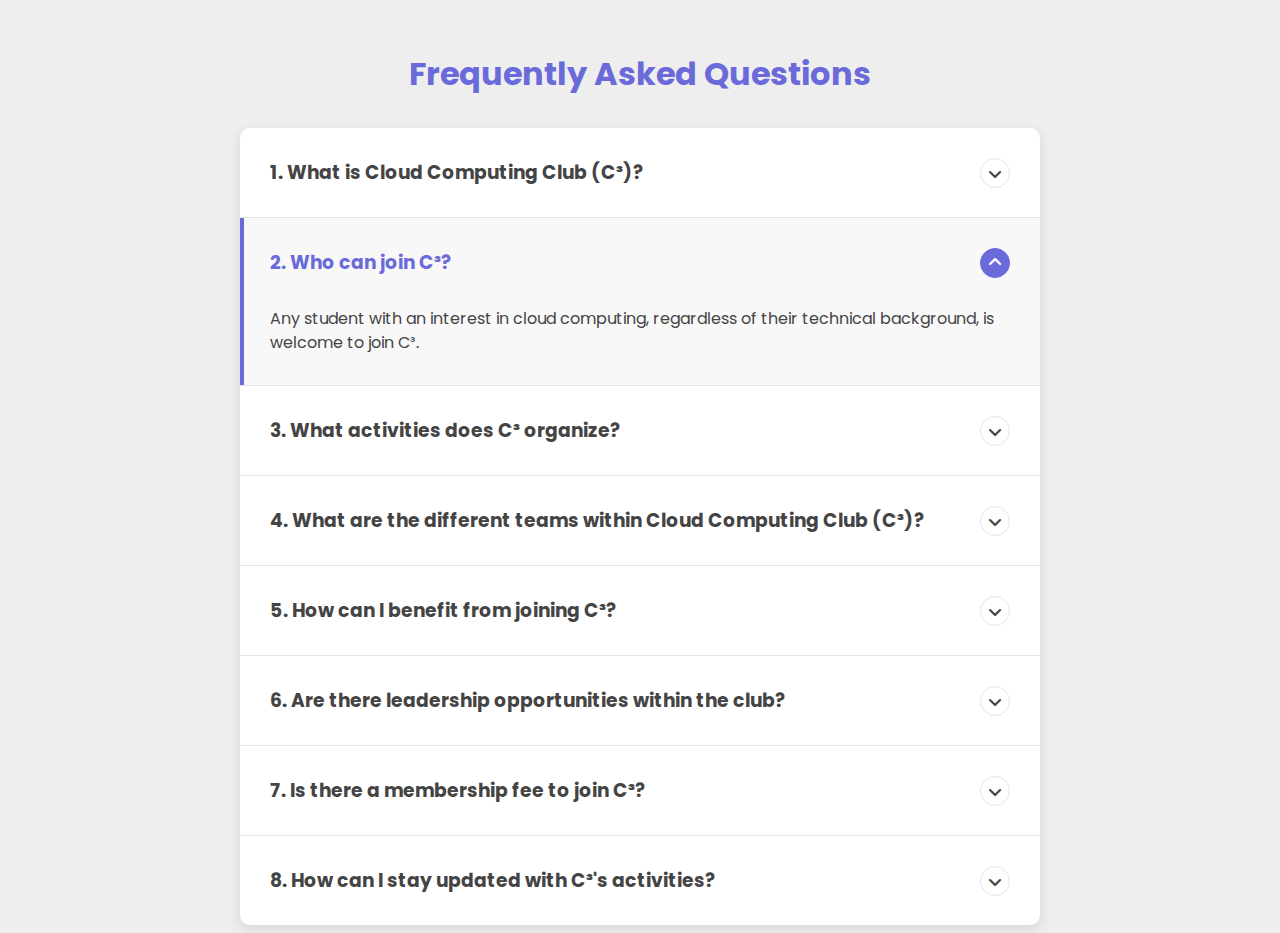
<file: v4/faq/faq.html>
<!DOCTYPE html>
<html lang="en">
<head>
    <meta charset="UTF-8">
    <meta name="viewport" content="width=device-width, initial-scale=1.0">
    <link rel="stylesheet" href="faq.css">
    <link rel="stylesheet" href="https://cdnjs.cloudflare.com/ajax/libs/font-awesome/6.2.1/css/all.min.css" />
    <title>FAQ</title>
    <link href="https://emojipedia-us.s3.amazonaws.com/source/skype/289/cloud_2601-fe0f.png" rel="shortcut icon" type="image/x-icon" />
    <link href="https://ibb.co/YyBRBcy" rel="apple-touch-icon" />
</head>
<body>
    <h1>Frequently Asked Questions</h1>
       
<div class="faq-container">
  <div class="faq">
    <h3 class="faq-title">
        1.	What is Cloud Computing Club (C³)?
    </h3>
    <p class="faq-text">C³ is a student-led organization dedicated to exploring and mastering the world of cloud computing through events, workshops, and collaborative learning.</p>
    <button class="faq-toggle">
      <i class="fas fa-angle-down"></i>
    </button>
  </div>

  <div class="faq active">
    <h3 class="faq-title">
        2.	Who can join C³?
    </h3>
    <p class="faq-text">Any student with an interest in cloud computing, regardless of their technical background, is welcome to join C³.</p>
    <button class="faq-toggle">
      <i class="fas fa-angle-down"></i>
    </button>
  </div>

  <div class="faq">
    <h3 class="faq-title">
        3.	What activities does C³ organize?
    </h3>
    <p class="faq-text">C³ hosts a variety of events including workshops, seminars, speaker sessions, and more, focused on cloud computing and related technologies.</p>
    <button class="faq-toggle">
      <i class="fas fa-angle-down"></i>
    </button>
  </div>

  <div class="faq">
    <h3 class="faq-title">
        4.	 What are the different teams within Cloud Computing Club (C³)?
    </h3>
    <p class="faq-text">Technical Team: Dive deep into cloud computing concepts, experiment with technologies, lead and develop hands-on skills through workshops and projects. <br><br>
        Sponsorship and Promotion Team: Build valuable connections with people, work on promoting club events, and learn essential marketing and communication skills. <br><br>
        Social Media and Design Team: Shape the club's online presence, create eye-catching designs, and engage the audience through captivating content on social media platforms. <br><br>
        Management Team: Take on leadership roles, manage event logistics, collaborate with teams, and contribute to the overall growth and success of C³.
        </p>
    <button class="faq-toggle">
      <i class="fas fa-angle-down"></i>
    </button>
  </div>

  <div class="faq">
    <h3 class="faq-title">
        5.	How can I benefit from joining C³?
    </h3>
    <p class="faq-text">By joining C³, you can gain hands-on experience, enhance your skills, network with experts, and be part of a supportive community.</p>
    <button class="faq-toggle">
      <i class="fas fa-angle-down"></i>
    </button>
  </div>
  <div class="faq">
    <h3 class="faq-title">
        6.	Are there leadership opportunities within the club?
    </h3>
    <p class="faq-text">Yes, C³ offers leadership roles where you can take charge of organizing events, leading workshops, and contributing to the club's growth.</p>
    <button class="faq-toggle">
      <i class="fas fa-angle-down"></i>
    </button>
  </div>
  <div class="faq">
    <h3 class="faq-title">
        7.	Is there a membership fee to join C³?
    </h3>
    <p class="faq-text">No, membership is free for all interested students when recruitments are open.</p>
    <button class="faq-toggle">
      <i class="fas fa-angle-down"></i>
    </button>
  </div>
  <div class="faq">
    <h3 class="faq-title">
        8.	How can I stay updated with C³'s activities?
    </h3>
    <p class="faq-text">Follow us on our social media platforms, and keep an eye on our email announcements for the latest updates and events!</p>
    <button class="faq-toggle">
      <i class="fas fa-angle-down"></i>
    </button>
  </div>
</div>

<script src="faq.js"></script>
</body>
</html>
</file>
<file: v4/faq/faq.css>
/*=============== GOOGLE FONTS ===============*/
@import url("https://fonts.googleapis.com/css2?family=Poppins:wght@400;600&display=swap");

:root {
  --accent-color: #6a6ada;
}

body {
  font-family: "Poppins", sans-serif;
  background-color: #eee;
  color: #444;
}

h1 {
  margin: 50px 0 30px;
  text-align: center;
  color: var(--accent-color);
}



.faq-container {
  max-width: 800px;
  margin: 0 auto;
  border-radius: 10px;
  background-color: #fff;
  overflow: hidden;
  box-shadow: rgba(0, 0, 0, 0.1) 0px 4px 12px;
}

.faq {
  box-sizing: border-box;
  background: transparent;
  padding: 30px;
  position: relative;
  overflow: hidden;
}

.faq:not(:first-child) {
  border-top: 1px solid #e6e6e6;
}

.faq-title {
  margin: 0 35px 0 0;
}

.faq-text {
  margin: 30px 0 0;
  display: none;
  line-height: 1.5rem;
}

.faq.active {
  background-color: #f8f8f8;
  box-shadow: inset 4px 0px 0px 0px var(--accent-color);
}

.faq.active .faq-title {
  color: var(--accent-color);
}

.faq.active .faq-text {
  display: block;
}

.faq-toggle {
  background-color: transparent;
  border: 1px solid #e6e6e6;
  color: inherit;
  border-radius: 50%;
  cursor: pointer;
  display: flex;
  align-items: center;
  justify-content: center;
  font-size: 16px;
  padding-top: 3px;
  position: absolute;
  top: 30px;
  right: 30px;
  height: 30px;
  width: 30px;
  transition: 0.3s ease;
}

.faq-toggle:focus {
  outline: none;
}

.faq.active .faq-toggle {
  transform: rotate(180deg);
  background-color: var(--accent-color);
  border-color: var(--accent-color);
  color: #fff;
}
</file>
